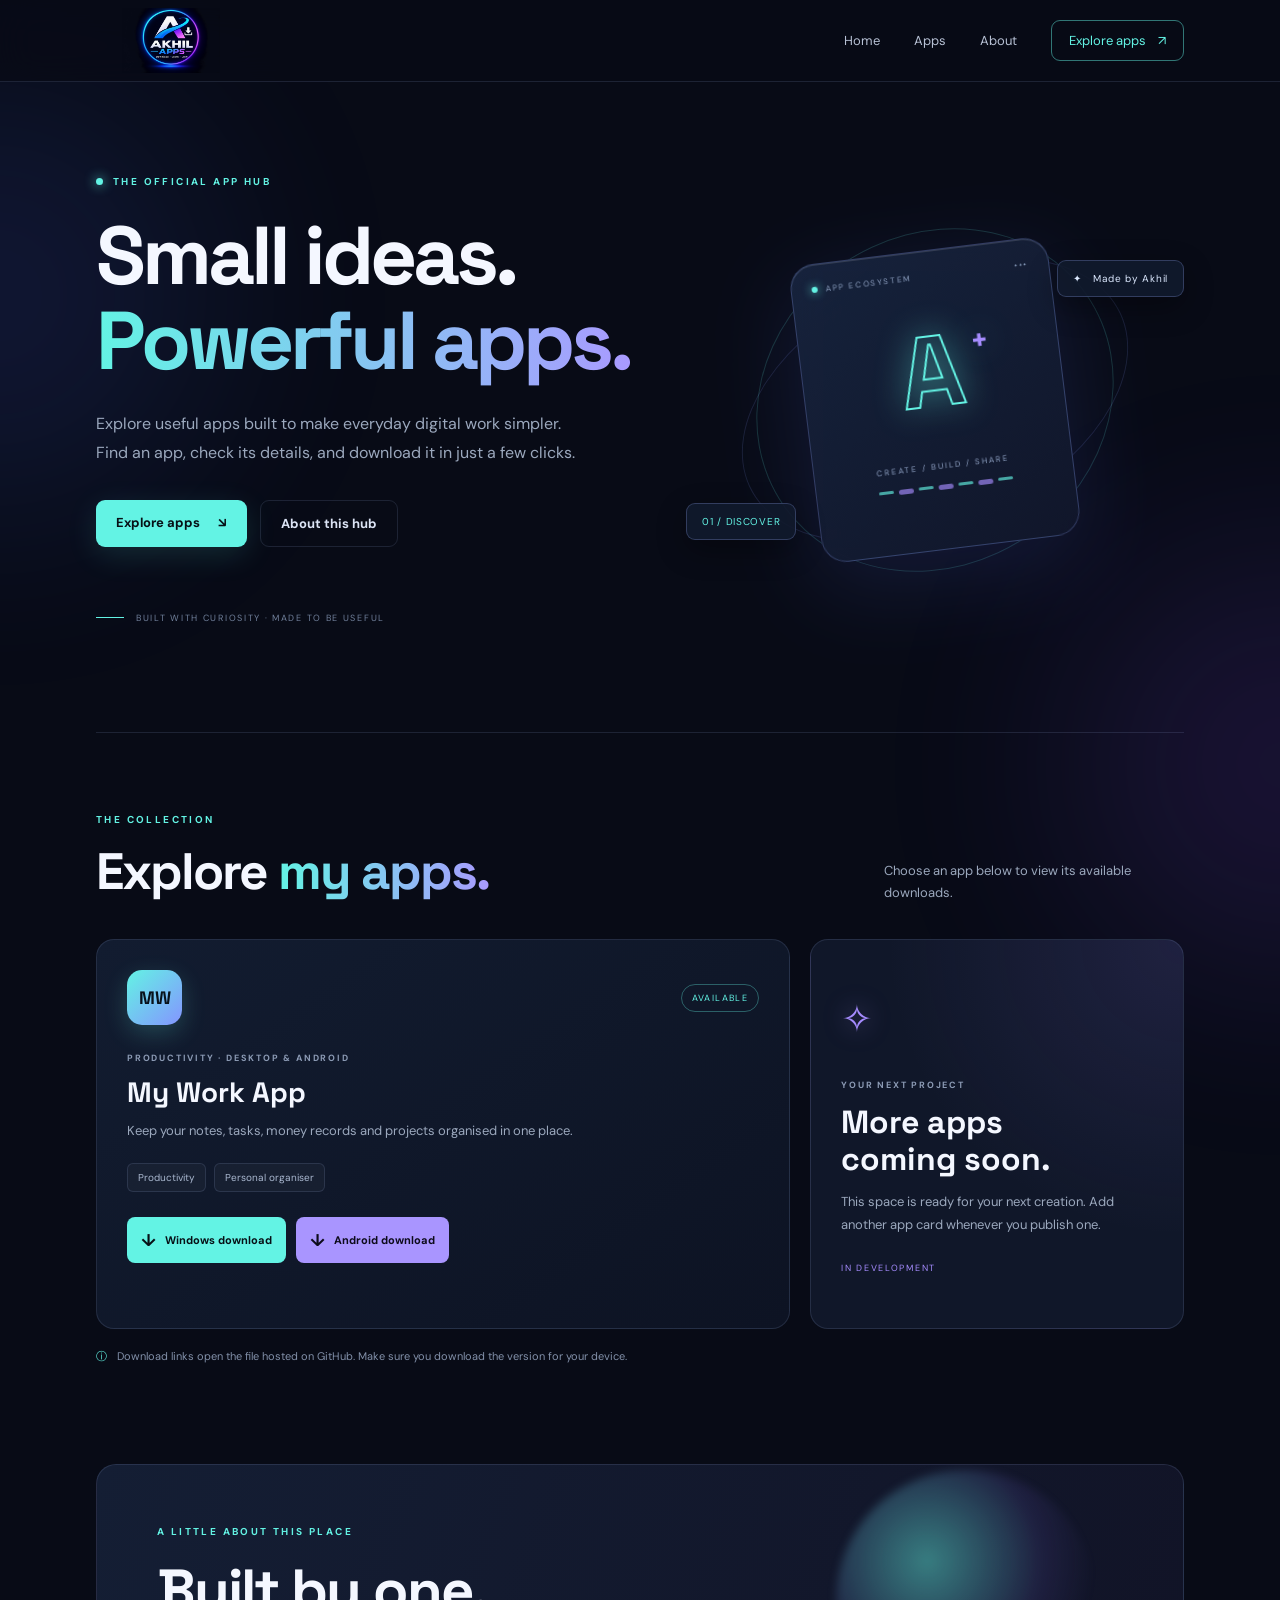
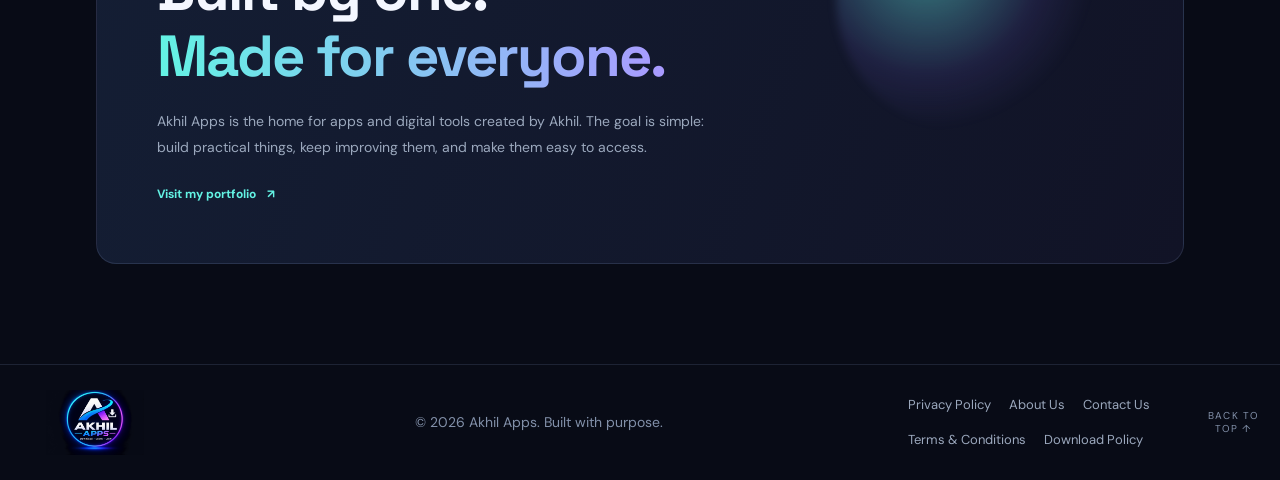
<file: index.html>
<!DOCTYPE html>
<html lang="en">

<head>
  <meta charset="UTF-8">
  <meta name="viewport" content="width=device-width, initial-scale=1.0">
  <meta name="description" content="Discover and download useful apps created by Akhil.">
  <meta name="theme-color" content="#080b16">
  <link rel="icon" type="image/png" href="akhil-apps-logo.png">

  <title>Akhil Apps | Apps made with purpose</title>
  <link rel="stylesheet" href="style.css">
  <link rel="preconnect" href="https://fonts.googleapis.com">
  <link rel="preconnect" href="https://fonts.gstatic.com" crossorigin>
  <link
    href="https://fonts.googleapis.com/css2?family=DM+Sans:wght@400;500;600;700&family=Space+Grotesk:wght@400;500;600;700&display=swap"
    rel="stylesheet">
</head>

<body>
  <div class="ambient ambient-one"></div>
  <div class="ambient ambient-two"></div>
  <header class="topbar">

    <a class="brand" href="#home">
      <img src="akhil-apps-logo.png" alt="Akhil Apps Logo" class="logo-image">
    </a>
    <button class="menu-toggle" id="menuToggle" aria-label="Open navigation" aria-expanded="false">☰</button>
    <nav id="navLinks">
      <a href="#home">Home</a><a href="#apps">Apps</a><a href="#about">About</a>
      <a class="nav-cta" href="#apps">Explore apps <span>↗</span></a>
    </nav>
  </header>

  <main>
    <section class="hero section-wrap" id="home">
      <div class="hero-copy">
        <div class="eyebrow"><span class="pulse"></span> THE OFFICIAL APP HUB</div>
        <h1>Small ideas.<br><span>Powerful apps.</span></h1>
        <p class="hero-text">Explore useful apps built to make everyday digital work simpler. Find an app, check its
          details, and download it in just a few clicks.</p>
        <div class="hero-actions"><a class="button primary" href="#apps">Explore apps <span>↘</span></a><a
            class="button secondary" href="#about">About this hub</a></div>
        <div class="hero-note"><span class="note-line"></span> BUILT WITH CURIOSITY · MADE TO BE USEFUL</div>
      </div>
      <div class="hero-art" aria-label="Abstract glowing app interface illustration">
        <div class="orbit orbit-a"></div>
        <div class="orbit orbit-b"></div>
        <div class="core-card">
          <div class="core-top"><span class="tiny-dot"></span><span>APP ECOSYSTEM</span><span
              class="core-menu">•••</span></div>
          <div class="core-symbol">A<span>+</span></div>
          <div class="core-label">CREATE / BUILD / SHARE</div>
          <div class="core-bars"><i></i><i></i><i></i><i></i><i></i><i></i><i></i></div>
        </div>
        <div class="float-chip chip-one">✦ &nbsp; Made by Akhil</div>
        <div class="float-chip chip-two">01 / DISCOVER</div>
      </div>
    </section>

    <section class="apps-section section-wrap" id="apps">
      <div class="section-heading">
        <div>
          <div class="eyebrow">THE COLLECTION</div>
          <h2>Explore <span>my apps.</span></h2>
        </div>
        <p>Choose an app below to view its available downloads.</p>
      </div>
      <div class="app-grid" id="appGrid">
        <article class="app-card featured">
          <div class="app-card-top">
            <div class="app-icon">MW</div><span class="app-status">AVAILABLE</span>
          </div>
          <div class="app-category">PRODUCTIVITY · DESKTOP & ANDROID</div>
          <h3>My Work App</h3>
          <p>Keep your notes, tasks, money records and projects organised in one place.</p>
          <div class="app-tags"><span>Productivity</span><span>Personal organiser</span></div>
          <div class="download-area">
            <a class="download-button"
              href="https://github.com/kumarakhil1538-commits/my-work-app-downloads/raw/refs/heads/main/myworkapp-tauri_0.1.0_x64-setup.exe"
              target="_blank" rel="noopener"> <span>↓</span> Windows download</a>
            <a class="download-button android"
              href="https://github.com/kumarakhil1538-commits/my-work-app-downloads/raw/refs/heads/main/app-debug%20(4).apk"
              target="_blank" rel="noopener"><span>↓</span> Android download </a>
          </div>
        </article>
        <article class="app-card coming-card">
          <div class="coming-icon">✧</div>
          <div class="app-category">YOUR NEXT PROJECT</div>
          <h3>More apps<br>coming soon.</h3>
          <p>This space is ready for your next creation. Add another app card whenever you publish one.</p>
          <span class="coming-label">IN DEVELOPMENT</span>
        </article>
      </div>
      <p class="download-hint"><span>ⓘ</span> Download links open the file hosted on GitHub. Make sure you download the
        version for your device.</p>
    </section>

    <section class="about-section section-wrap" id="about">
      <div class="about-panel">
        <div class="about-orb"></div>
        <div class="eyebrow">A LITTLE ABOUT THIS PLACE</div>
        <h2>Built by one.<br><span>Made for everyone.</span></h2>
        <p>Akhil Apps is the home for apps and digital tools created by Akhil. The goal is simple: build practical
          things, keep improving them, and make them easy to access.</p><a href="https://akhilweb.online/"
          target="_blank" rel="noopener" class="text-link">Visit my portfolio <span>↗</span></a>
      </div>
    </section>
  </main>

  <footer>
    <a class="brand footer-brand" href="#home">
      <img src="akhil-apps-logo.png" alt="Akhil Apps Logo" class="logo-image">
    </a>

    <p>© <span id="year"></span> Akhil Apps. Built with purpose.</p>

    <div class="footer-links">
      <a href="privacy.html">Privacy Policy</a>
      <a href="about.html">About Us</a>
      <a href="contact.html">Contact Us</a>
      <a href="terms.html">Terms & Conditions</a>
      <a href="download-policy.html">Download Policy</a>
    </div>

    <a href="#home" class="back-top">BACK TO TOP ↑</a>
  </footer>
  <script src="script.js"></script>
</body>

</html>
</file>
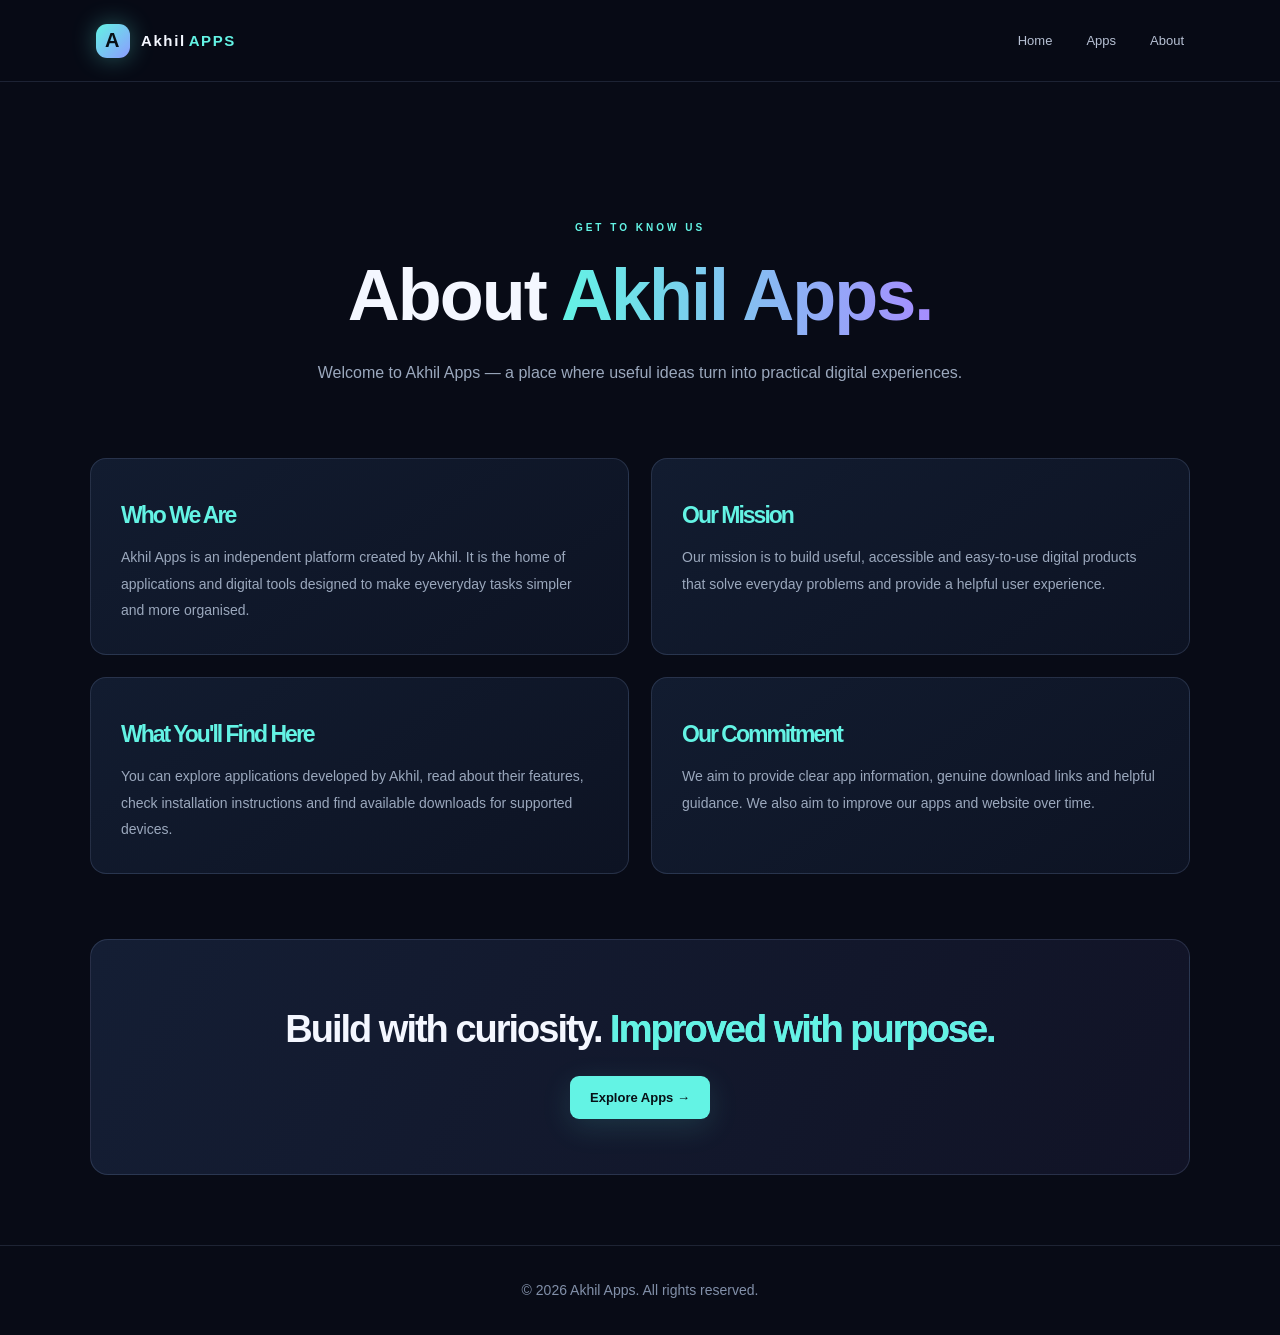
<file: about.html>
<!DOCTYPE html>
<html lang="en">

<head>
    <meta charset="UTF-8">
    <meta name="viewport" content="width=device-width, initial-scale=1.0">
    <meta name="description"
        content="Learn about Akhil Apps, a platform for useful apps and digital tools created by Akhil.">
        <link rel="icon" type="image/png" href="akhil-apps-logo.png">

    <title>About Us | Akhil Apps</title>
    <link rel="stylesheet" href="style.css">
</head>

<body>

    <header class="topbar">
        <a href="index.html" class="brand">
            <span class="brand-mark">A</span>
            <span>Akhil<span class="brand-accent">APPS</span></span>
        </a>

        <nav>
            <a href="index.html">Home</a>
            <a href="index.html#apps">Apps</a>
            <a href="about.html">About</a>
        </nav>
    </header>

    <main class="about-page">

        <section class="about-hero">
            <div class="eyebrow">GET TO KNOW US</div>

            <h1>About <span>Akhil Apps.</span></h1>

            <p>
                Welcome to Akhil Apps — a place where useful ideas
                turn into practical digital experiences.
            </p>
        </section>

        <section class="about-content">

            <div class="about-box">
                <h2>Who We Are</h2>

                <p>
                    Akhil Apps is an independent platform created by Akhil.
                    It is the home of applications and digital tools
                    designed to make eyeveryday tasks simpler and more organised.
                </p>
            </div>

            <div class="about-box">
                <h2>Our Mission</h2>

                <p>
                    Our mission is to build useful, accessible and
                    easy-to-use digital products that solve everyday
                    problems and provide a helpful user experience.
                </p>
            </div>

            <div class="about-box">
                <h2>What You'll Find Here</h2>

                <p>
                    You can explore applications developed by Akhil,
                    read about their features, check installation
                    instructions and find available downloads for
                    supported devices.
                </p>
            </div>

            <div class="about-box">
                <h2>Our Commitment</h2>

                <p>
                    We aim to provide clear app information, genuine
                    download links and helpful guidance. We also aim
                    to improve our apps and website over time.
                </p>
            </div>

        </section>

        <section class="about-footer">
            <h2>Build with curiosity. <span>Improved with purpose.</span></h2>

            <a href="index.html#apps" class="button primary">
                Explore Apps →
            </a>
        </section>


    </main>

    <footer>
         <p>© <span id="year"></span> Akhil Apps. All rights reserved.</p>
    </footer>

    <script>
        document.getElementById("year").textContent =
            new Date().getFullYear();
    </script>
</body>
</html>
</file>
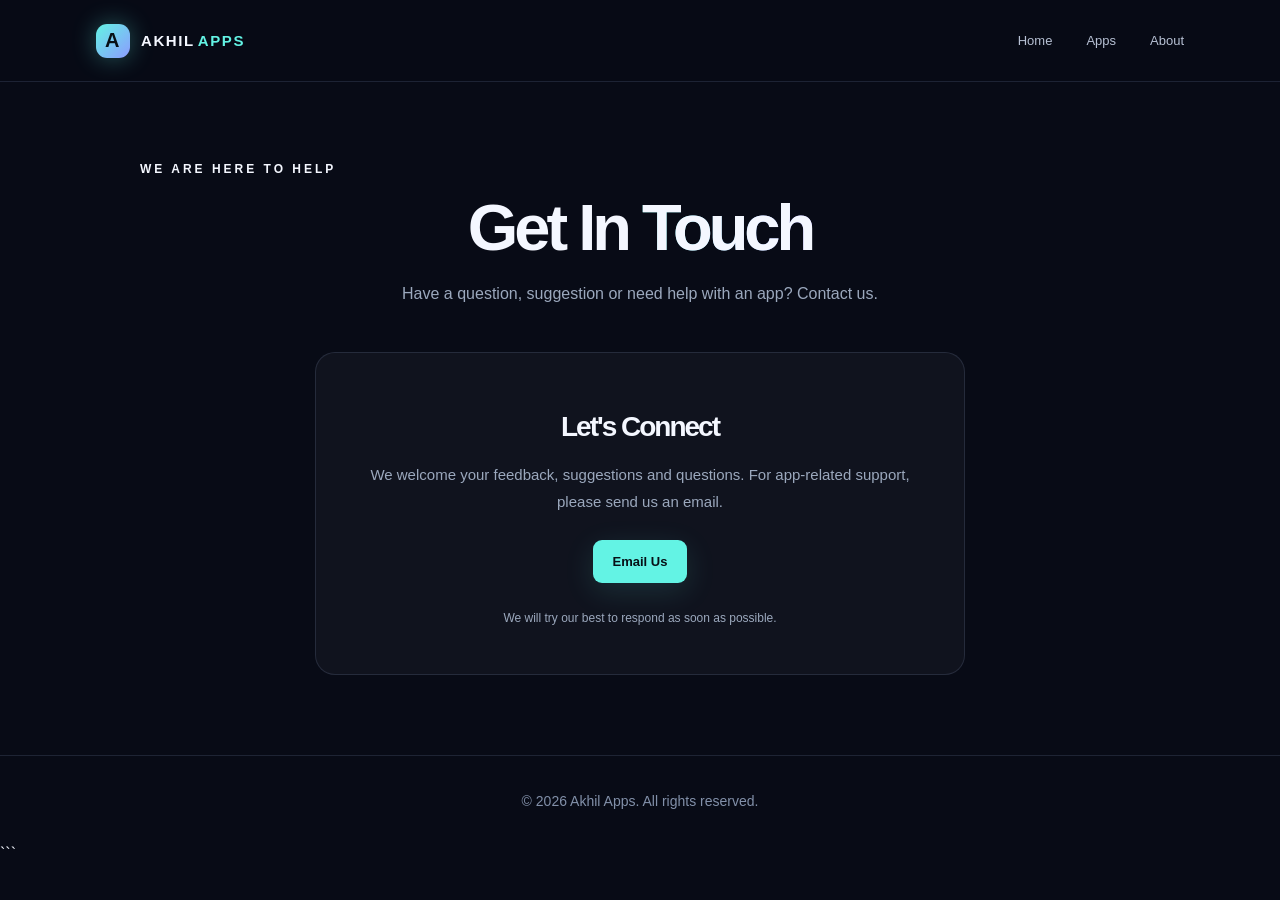
<file: contact.html>
<!DOCTYPE html>
<html lang="en">
<head>
    <meta charset="UTF-8">
    <meta name="viewport" content="width=device-width, initial-scale=1.0">
    <link rel="icon" type="image/png" href="images/akhil-apps-logo.png">
    <title>Contact Us | Akhil Apps</title>
    <meta name="description" content="Contact Akhil Apps for support, feedback, suggestions and app-related questions.">
    <link rel="stylesheet" href="style.css">
</head>

<body>

    <header class="topbar">
        <a href="index.html" class="brand">
            <span class="brand-mark">A</span>
            <span>AKHIL<span class="brand-accent">APPS</span></span>
        </a>

        <nav>
            <a href="index.html">Home</a>
            <a href="index.html#apps">Apps</a>
            <a href="about.html">About</a>
        </nav>
    </header>

    <main class="contact-page">

        <section class="contact-hero">
            <span class="eyebrow">WE ARE HERE TO HELP</span>
            <h1>Get In <span>Touch</span></h1>
            <p>Have a question, suggestion or need help with an app? Contact us.</p>
        </section>

        <section class="contact-card">

            <h2>Let's Connect</h2>

            <p>
                We welcome your feedback, suggestions and questions.
                For app-related support, please send us an email.
            </p>

            <a href="mailto:kumarakhil1538@gmail.com" class="button primary">
                Email Us
            </a>

            <p class="contact-note">
                We will try our best to respond as soon as possible.
            </p>

        </section>

    </main>

    <footer>
        <p>© <span id="year"></span> Akhil Apps. All rights reserved.</p>
    </footer>

    <script>
        document.getElementById("year").textContent = new Date().getFullYear();
    </script>

</body>
</html>
```
</file>
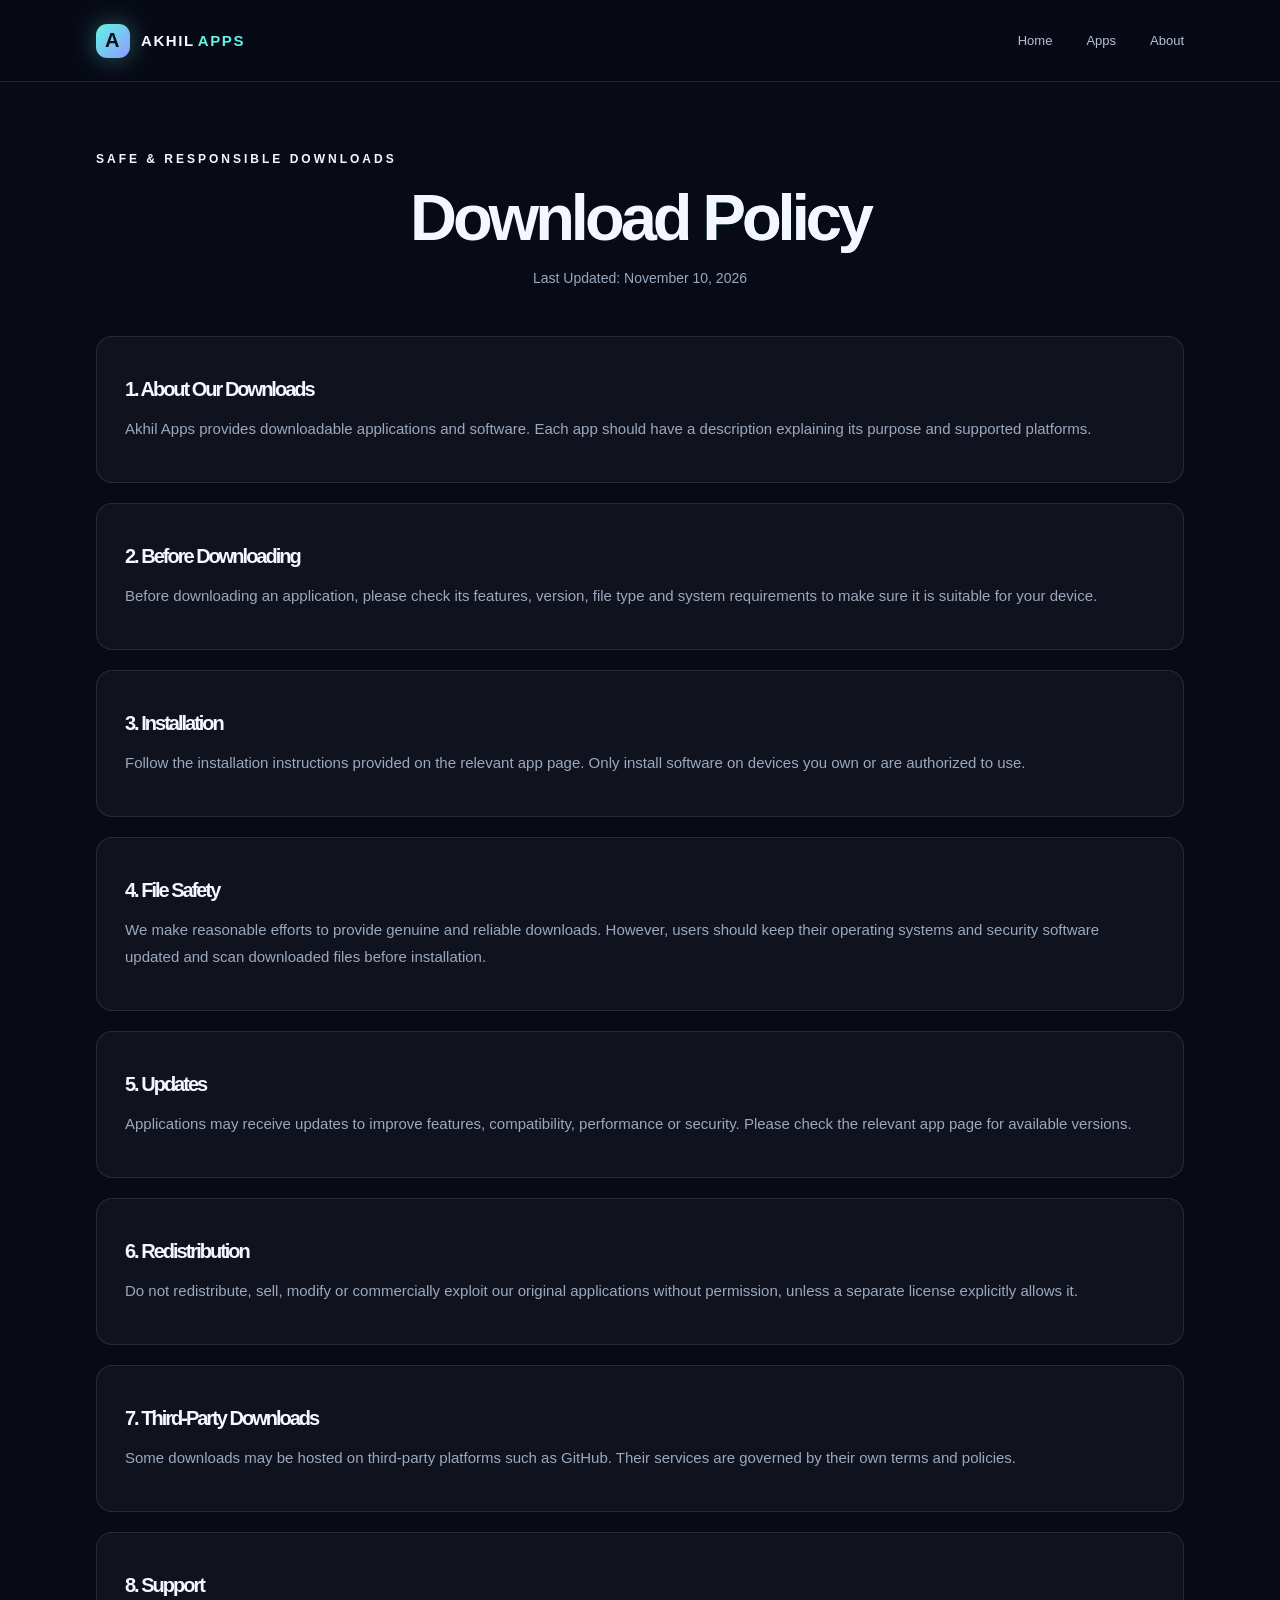
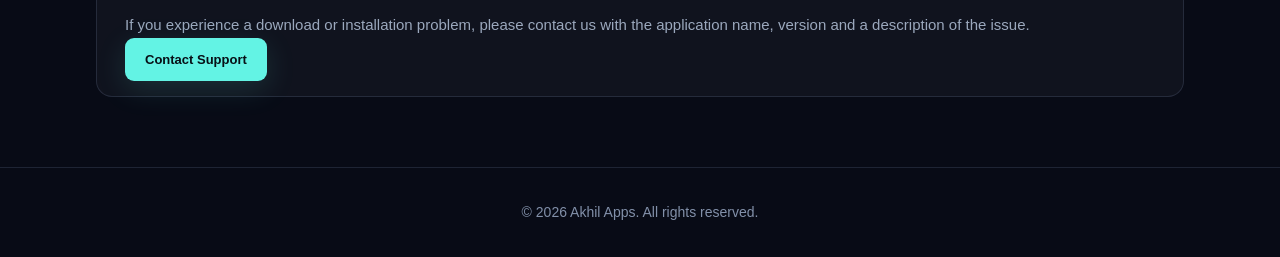
<file: download-policy.html>
<!DOCTYPE html>
<html lang="en">

<head>
    <meta charset="UTF-8">
    <meta name="viewport" content="width=device-width, initial-scale=1.0">

    <link rel="icon" type="image/png" href="images/akhil-apps-logo.png">

    <title>Download Policy | Akhil Apps</title>

    <meta name="description"
        content="Read the download policy and safety guidelines for downloading applications from Akhil Apps.">

    <link rel="stylesheet" href="style.css">
</head>

<body>

    <header class="topbar">
        <a href="index.html" class="brand">
            <span class="brand-mark">A</span>
            <span>AKHIL<span class="brand-accent">APPS</span></span>
        </a>

        <nav>
            <a href="index.html">Home</a>
            <a href="index.html#apps">Apps</a>
            <a href="about.html">About</a>
        </nav>
    </header>

    <main class="download-policy-page">

        <section class="download-policy-hero">
            <span class="eyebrow">SAFE & RESPONSIBLE DOWNLOADS</span>
            <h1>Download <span>Policy</span></h1>
            <p>Last Updated: November 10, 2026</p>
        </section>

        <section class="download-policy-content">

            <div class="download-policy-box">
                <h2>1. About Our Downloads</h2>
                <p>Akhil Apps provides downloadable applications and software. Each app should have a description
                    explaining its purpose and supported platforms.</p>
            </div>

            <div class="download-policy-box">
                <h2>2. Before Downloading</h2>
                <p>Before downloading an application, please check its features, version, file type and system
                    requirements to make sure it is suitable for your device.</p>
            </div>

            <div class="download-policy-box">
                <h2>3. Installation</h2>
                <p>Follow the installation instructions provided on the relevant app page. Only install software on
                    devices you own or are authorized to use.</p>
            </div>

            <div class="download-policy-box">
                <h2>4. File Safety</h2>
                <p>We make reasonable efforts to provide genuine and reliable downloads. However, users should keep
                    their operating systems and security software updated and scan downloaded files before installation.
                </p>
            </div>

            <div class="download-policy-box">
                <h2>5. Updates</h2>
                <p>Applications may receive updates to improve features, compatibility, performance or security. Please
                    check the relevant app page for available versions.</p>
            </div>

            <div class="download-policy-box">
                <h2>6. Redistribution</h2>
                <p>Do not redistribute, sell, modify or commercially exploit our original applications without
                    permission, unless a separate license explicitly allows it.</p>
            </div>

            <div class="download-policy-box">
                <h2>7. Third-Party Downloads</h2>
                <p>Some downloads may be hosted on third-party platforms such as GitHub. Their services are governed by
                    their own terms and policies.</p>
            </div>

            <div class="download-policy-box">
                <h2>8. Support</h2>
                <p>If you experience a download or installation problem, please contact us with the application name,
                    version and a description of the issue.</p>
                <a href="contact.html" class="button primary">Contact Support</a>
            </div>

        </section>

    </main>

    <footer>
        <p>© <span id="year"></span> Akhil Apps. All rights reserved.</p>
    </footer>

    <script>
        document.getElementById("year").textContent = new Date().getFullYear();
    </script>

</body>

</html>
</file>
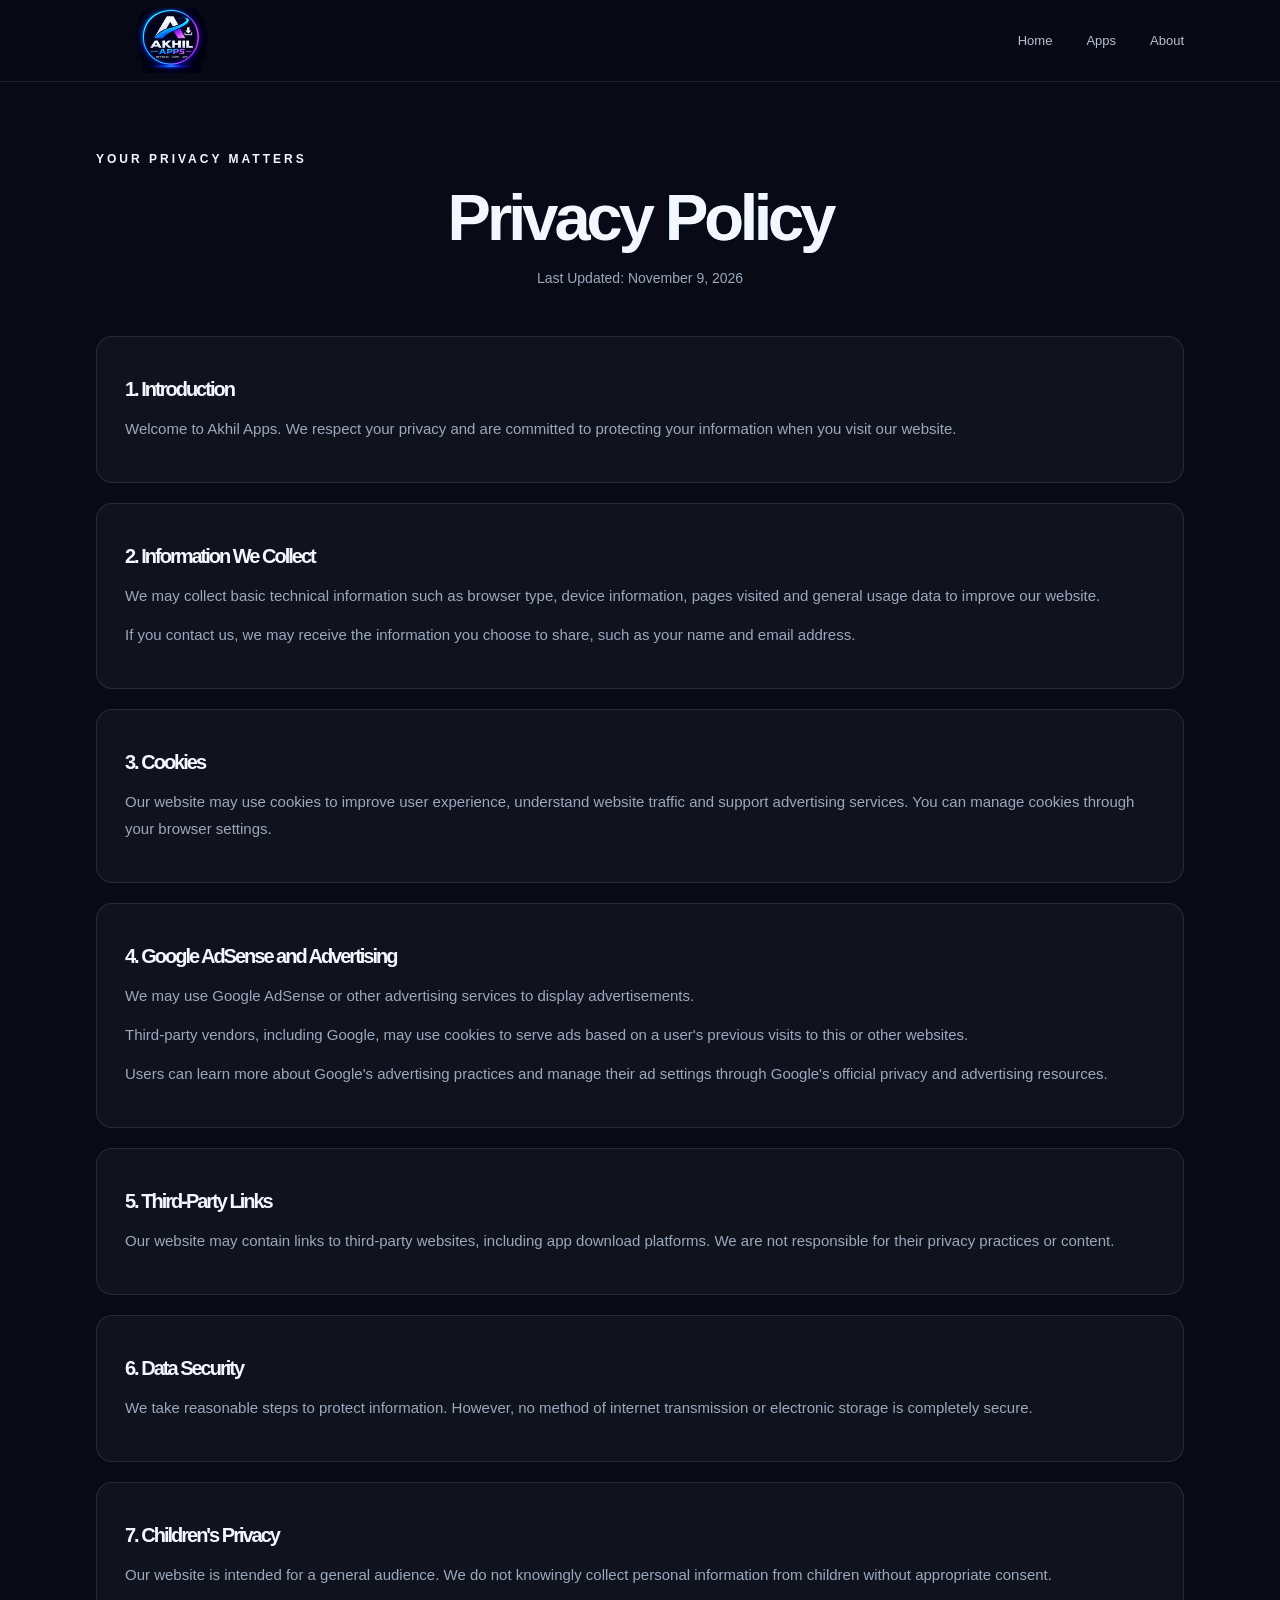
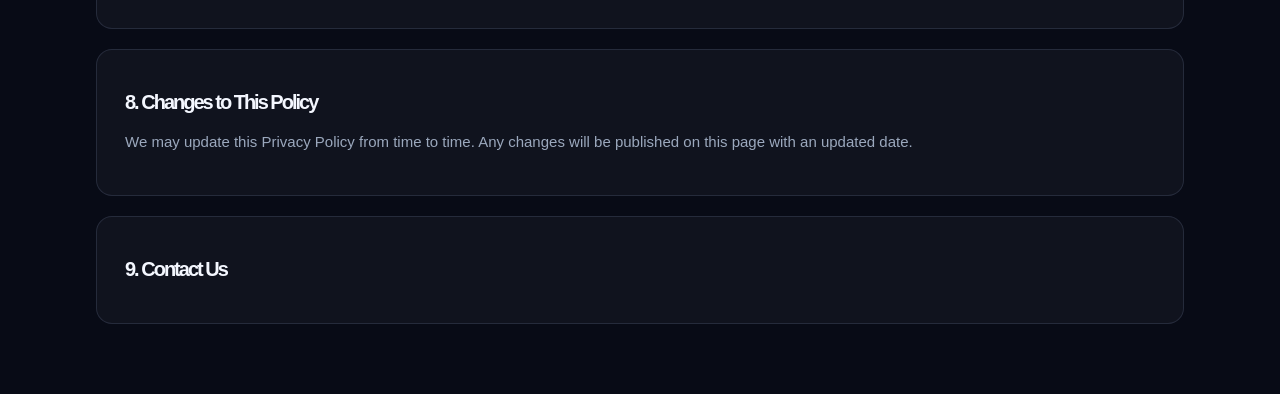
<file: privacy.html>
<!DOCTYPE html>
<html lang="en">

<head>
    <meta charset="UTF-8">
    <meta name="viewport" content="width=device-width, initial-scale=1.0">
    <link rel="icon" type="image/png" href="images/akhil-apps-logo.png">
    <title>Privacy Policy | Akhil Apps</title>
    <meta name="description"
        content="Read the Privacy Policy of Akhil Apps to understand how we handle information and protect your privacy.">
    <link rel="stylesheet" href="style.css">
</head>

<body>

    <header class="topbar">
        <a href="index.html" class="brand">
            <img src="akhil-apps-logo.png" alt="Akhil Apps Logo" class="logo-image">
        </a>

        <nav>
            <a href="index.html">Home</a>
            <a href="index.html#apps">Apps</a>
            <a href="about.html">About</a>
        </nav>
    </header>

    <main class="privacy-page">

        <section class="privacy-hero">
            <span class="eyebrow">YOUR PRIVACY MATTERS</span>
            <h1>Privacy <span>Policy</span></h1>
            <p>Last Updated: November 9, 2026</p>
        </section>

        <section class="privacy-content">

            <div class="privacy-box">
                <h2>1. Introduction</h2>
                <p>Welcome to Akhil Apps. We respect your privacy and are committed to protecting your information when
                    you visit our website.</p>
            </div>

            <div class="privacy-box">
                <h2>2. Information We Collect</h2>
                <p>We may collect basic technical information such as browser type, device information, pages visited
                    and general usage data to improve our website.</p>
                <p>If you contact us, we may receive the information you choose to share, such as your name and email
                    address.</p>
            </div>

            <div class="privacy-box">
                <h2>3. Cookies</h2>
                <p>Our website may use cookies to improve user experience, understand website traffic and support
                    advertising services. You can manage cookies through your browser settings.</p>
            </div>

            <div class="privacy-box">
                <h2>4. Google AdSense and Advertising</h2>
                <p>We may use Google AdSense or other advertising services to display advertisements.</p>
                <p>Third-party vendors, including Google, may use cookies to serve ads based on a user's previous visits
                    to this or other websites.</p>
                <p>Users can learn more about Google's advertising practices and manage their ad settings through
                    Google's official privacy and advertising resources.</p>
            </div>

            <div class="privacy-box">
                <h2>5. Third-Party Links</h2>
                <p>Our website may contain links to third-party websites, including app download platforms. We are not
                    responsible for their privacy practices or content.</p>
            </div>

            <div class="privacy-box">
                <h2>6. Data Security</h2>
                <p>We take reasonable steps to protect information. However, no method of internet transmission or
                    electronic storage is completely secure.</p>
            </div>

            <div class="privacy-box">
                <h2>7. Children's Privacy</h2>
                <p>Our website is intended for a general audience. We do not knowingly collect personal information from
                    children without appropriate consent.</p>
            </div>

            <div class="privacy-box">
                <h2>8. Changes to This Policy</h2>
                <p>We may update this Privacy Policy from time to time. Any changes will be published on this page with
                    an updated date.</p>
            </div>

            <div class="privacy-box">
                <h2>9. Contact Us</h2>
</file>
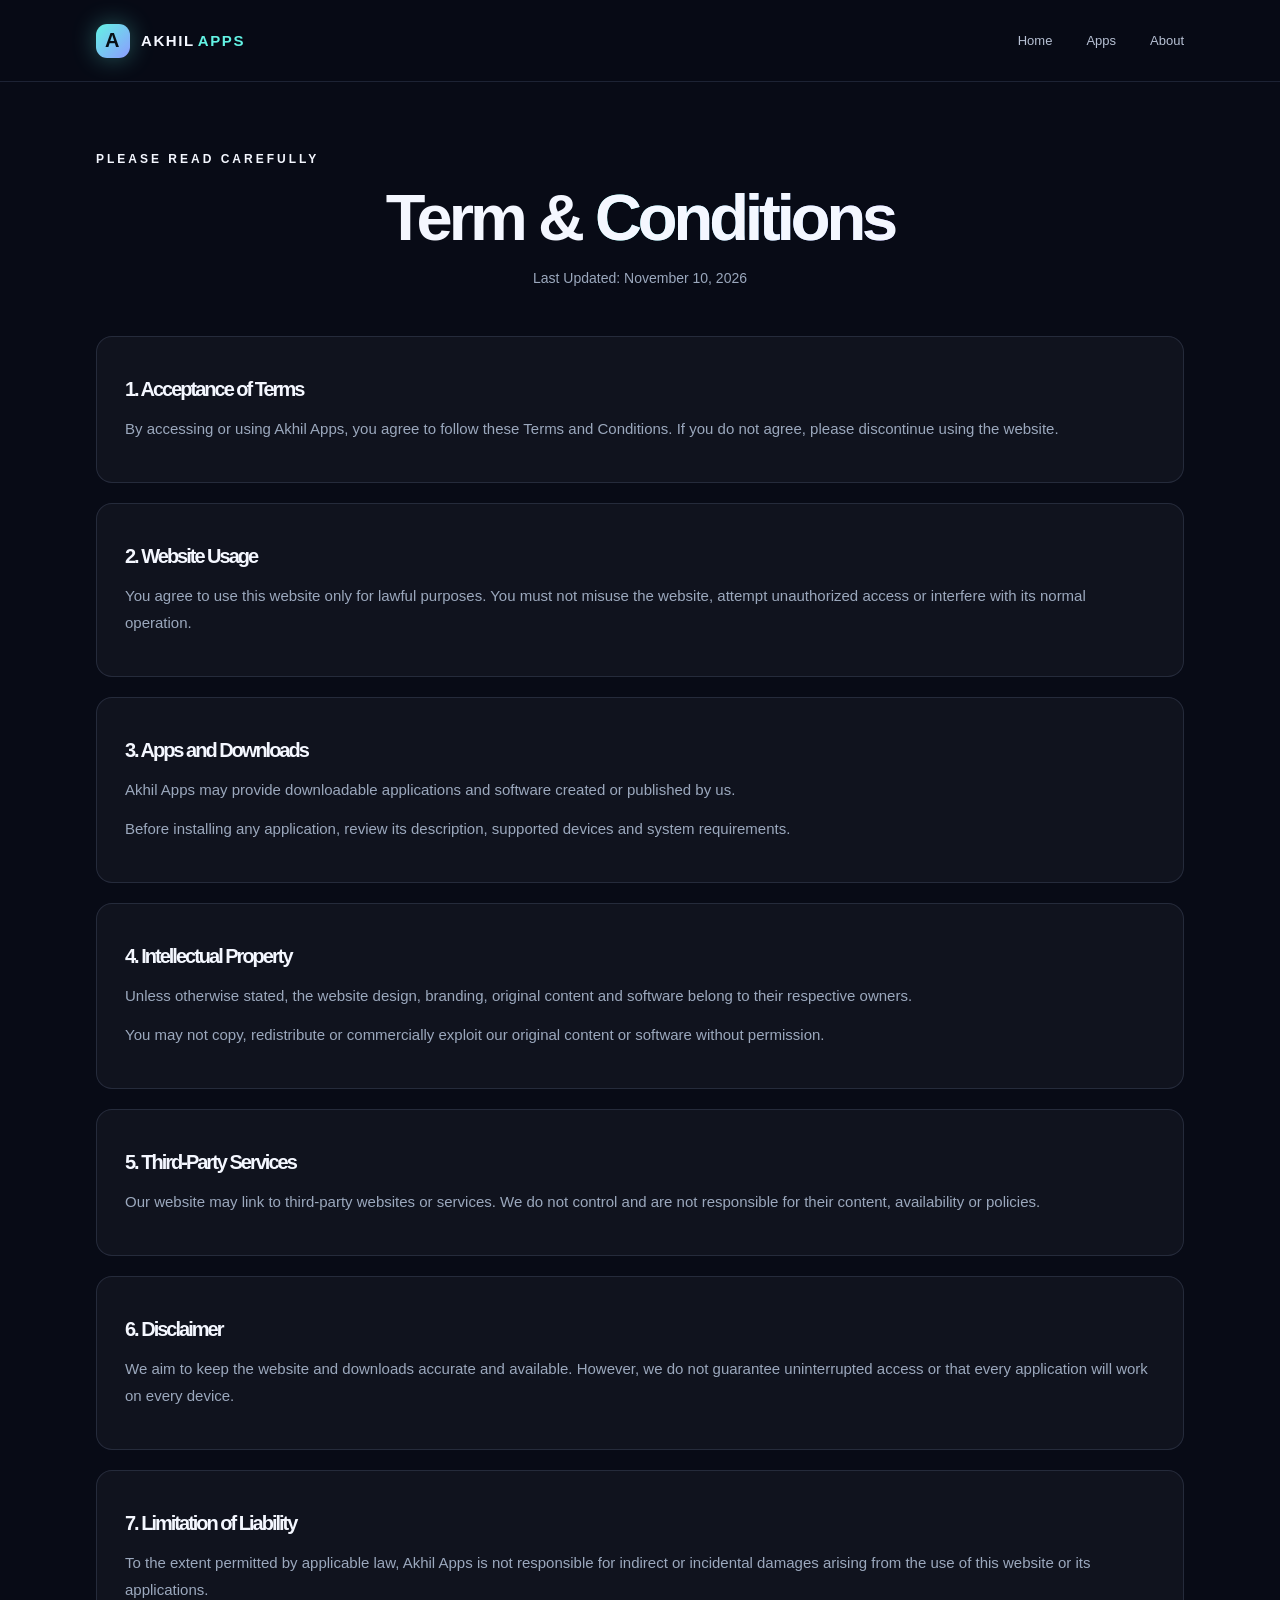
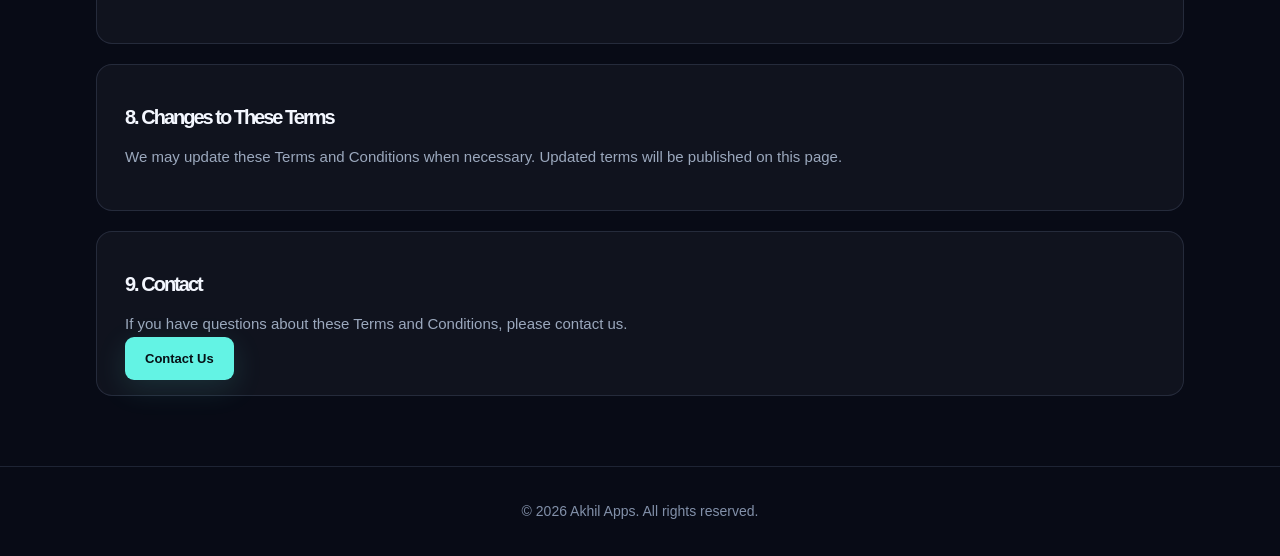
<file: terms.html>
<!DOCTYPE html>
<html lang="en">

<head>
    <meta charset="UTF-8">
    <meta name="viewport" content="width=device-width, initial-scale=1.0">

    <link rel="icon" type="image/png" href="images/akhil-apps-logo.png">

    <title>Terms & Conditions | Akhil Apps</title>

    <meta name="description"
        content="Read the Term and Conditions for using Akhil Apps. its applications and downloadable software.">

    <link rel="stylesheet" href="style.css">
</head>

<body>

    <header class="topbar">
        <a href="index.html" class="brand">
            <span class="brand-mark">A</span>
            <span>AKHIL<span class="brand-accent">APPS</span></span>
        </a>

        <nav>
            <a href="index.html">Home</a>
            <a href="index.html#apps">Apps</a>
            <a href="about.html">About</a>
        </nav>
    </header>

    <main class="terms-page">

        <section class="terms-hero">
            <span class="eyebrow">PLEASE READ CAREFULLY</span>
            <h1>Term & <span>Conditions</span></h1>
            <p>Last Updated: November 10, 2026</p>
        </section>

        <section class="terms-content">

            <div class="terms-box">
                <h2>1. Acceptance of Terms</h2>
                <p>By accessing or using Akhil Apps, you agree to follow these Terms and Conditions. If you do not
                    agree, please discontinue using the website.</p>
            </div>

            <div class="terms-box">
                <h2>2. Website Usage</h2>
                <p>You agree to use this website only for lawful purposes. You must not misuse the website, attempt
                    unauthorized access or interfere with its normal operation.</p>
            </div>

            <div class="terms-box">
                <h2>3. Apps and Downloads</h2>
                <p>Akhil Apps may provide downloadable applications and software created or published by us.</p>
                <p>Before installing any application, review its description, supported devices and system requirements.
                </p>
            </div>

            <div class="terms-box">
                <h2>4. Intellectual Property</h2>
                <p>Unless otherwise stated, the website design, branding, original content and software belong to their
                    respective owners.</p>
                <p>You may not copy, redistribute or commercially exploit our original content or software without
                    permission.</p>
            </div>

            <div class="terms-box">
                <h2>5. Third-Party Services</h2>
                <p>Our website may link to third-party websites or services. We do not control and are not responsible
                    for their content, availability or policies.</p>
            </div>

            <div class="terms-box">
                <h2>6. Disclaimer</h2>
                <p>We aim to keep the website and downloads accurate and available. However, we do not guarantee
                    uninterrupted access or that every application will work on every device.</p>
            </div>

            <div class="terms-box">
                <h2>7. Limitation of Liability</h2>
                <p>To the extent permitted by applicable law, Akhil Apps is not responsible for indirect or incidental
                    damages arising from the use of this website or its applications.</p>
            </div>

            <div class="terms-box">
                <h2>8. Changes to These Terms</h2>
                <p>We may update these Terms and Conditions when necessary. Updated terms will be published on this
                    page.</p>
            </div>

            <div class="terms-box">
                <h2>9. Contact</h2>
                <p>If you have questions about these Terms and Conditions, please contact us.</p>
                <a href="contact.html" class="button primary">Contact Us</a>
            </div>

        </section>

    </main>

    <footer>
        <p>© <span id="year"></span> Akhil Apps. All rights reserved.</p>
    </footer>

    <script>
        document.getElementById("year").textContent = new Date().getFullYear();
    </script>

</body>

</html>
</file>
<file: style.css>
* {
    margin: 0;
    padding: 0;
    box-sizing: border-box
}

:root {
    --bg: #080b16;
    --panel: #101729;
    --text: #f4f7ff;
    --muted: #9ba8bd;
    --cyan: #63f3e4;
    --purple: #a68cff;
    --line: rgba(177, 199, 255, .13)
}

html {
    scroll-behavior: smooth;
    scroll-padding-top: 90px
}

body {
    font-family: 'DM Sans', sans-serif;
    background: var(--bg);
    color: var(--text);
    overflow-x: hidden
}

a {
    color: inherit;
    text-decoration: none
}

.ambient {
    position: fixed;
    width: 430px;
    height: 430px;
    border-radius: 50%;
    filter: blur(110px);
    opacity: .13;
    pointer-events: none;
    z-index: -1
}

.ambient-one {
    background: #4a6dff;
    top: 80px;
    left: -220px
}

.ambient-two {
    background: #8d4dff;
    right: -220px;
    top: 550px
}

.topbar {
    height: 82px;
    display: flex;
    align-items: center;
    justify-content: space-between;
    padding: 0 7.5%;
    border-bottom: 1px solid var(--line);
    background: rgba(8, 11, 22, .78);
    backdrop-filter: blur(18px);
    position: sticky;
    top: 0;
    z-index: 20
}

.brand {
    display: flex;
    align-items: center;
    gap: 11px;
    font-family: 'Space Grotesk', sans-serif;
    font-weight: 700;
    letter-spacing: 1.6px;
    font-size: 15px
}

.brand-mark {
    width: 34px;
    height: 34px;
    border-radius: 11px;
    display: grid;
    place-items: center;
    color: #071016;
    background: linear-gradient(135deg, var(--cyan), #8c9bff);
    font-size: 20px;
    box-shadow: 0 0 25px #63f3e455
}

.brand-accent {
    color: var(--cyan);
    margin-left: 3px
}

nav {
    display: flex;
    align-items: center;
    gap: 34px;
    color: #b7c1d4;
    font-size: 13px
}

nav a:hover,
.text-link:hover {
    color: var(--cyan)
}

.nav-cta {
    padding: 11px 17px;
    border: 1px solid #63f3e477;
    border-radius: 9px;
    color: var(--cyan)
}

.nav-cta span {
    margin-left: 9px
}

.menu-toggle {
    display: none;
    background: none;
    color: white;
    border: 0;
    font-size: 25px
}

.section-wrap {
    width: min(1120px, 85%);
    margin: auto
}

.hero {
    min-height: 650px;
    display: grid;
    grid-template-columns: 1.05fr .95fr;
    align-items: center;
    gap: 40px;
    padding-top: 60px;
    padding-bottom: 75px
}

.eyebrow {
    font-size: 10px;
    letter-spacing: 2.4px;
    color: var(--cyan);
    font-weight: 700;
    display: flex;
    align-items: center;
    gap: 10px
}

.pulse {
    width: 7px;
    height: 7px;
    border-radius: 50%;
    background: var(--cyan);
    box-shadow: 0 0 12px var(--cyan)
}

h1,
h2,
h3 {
    font-family: 'Space Grotesk', sans-serif
}

h1 {
    font-size: clamp(52px, 6.5vw, 82px);
    line-height: 1.04;
    letter-spacing: -4px;
    margin: 25px 0
}

h1 span,
h2 span {
    background: linear-gradient(90deg, var(--cyan), #a99aff);
    -webkit-background-clip: text;
    background-clip: text;
    color: transparent
}

.hero-text {
    max-width: 490px;
    color: var(--muted);
    font-size: 16px;
    line-height: 1.85
}

.hero-actions {
    display: flex;
    gap: 13px;
    margin-top: 32px;
    flex-wrap: wrap
}

.button {
    padding: 14px 20px;
    border-radius: 9px;
    font-size: 13px;
    font-weight: 700;
    transition: .25s
}

.primary {
    background: var(--cyan);
    color: #071016;
    box-shadow: 0 8px 30px #63f3e422
}

.primary:hover {
    transform: translateY(-3px);
    box-shadow: 0 12px 35px #63f3e455
}

.primary span {
    margin-left: 15px
}

.secondary {
    border: 1px solid var(--line);
    color: #dce4f5
}

.secondary:hover {
    border-color: var(--cyan);
    color: var(--cyan)
}

.hero-note {
    font-size: 9px;
    letter-spacing: 1.7px;
    color: #71809b;
    margin-top: 65px;
    display: flex;
    align-items: center;
    gap: 12px
}

.note-line {
    width: 28px;
    height: 1px;
    background: var(--cyan)
}

.hero-art {
    height: 430px;
    display: grid;
    place-items: center;
    position: relative
}

.orbit {
    position: absolute;
    border: 1px solid #8b9fff25;
    border-radius: 50%;
    transform: rotate(-25deg)
}

.orbit-a {
    width: 410px;
    height: 250px;
    animation: spin 18s linear infinite
}

.orbit-b {
    width: 330px;
    height: 370px;
    transform: rotate(55deg);
    border-color: #63f3e42b;
    animation: spin 24s linear infinite reverse
}

@keyframes spin {
    to {
        transform: rotate(335deg)
    }
}

.core-card {
    width: 260px;
    height: 300px;
    border: 1px solid #8da6ff44;
    border-radius: 25px;
    background: linear-gradient(145deg, #172541dd, #11162be8);
    box-shadow: 0 25px 90px #596bff25, inset 0 1px #ffffff20;
    backdrop-filter: blur(15px);
    padding: 20px;
    transform: rotate(-7deg);
    animation: float 5s ease-in-out infinite
}

@keyframes float {
    50% {
        transform: translateY(-13px) rotate(-4deg)
    }
}

.core-top {
    display: flex;
    align-items: center;
    gap: 8px;
    color: #8fa2c2;
    font-size: 8px;
    letter-spacing: 1.6px
}

.tiny-dot {
    width: 6px;
    height: 6px;
    border-radius: 50%;
    background: var(--cyan);
    box-shadow: 0 0 10px var(--cyan)
}

.core-menu {
    margin-left: auto
}

.core-symbol {
    height: 180px;
    display: grid;
    place-items: center;
    font-family: 'Space Grotesk';
    font-size: 100px;
    font-weight: 700;
    color: transparent;
    -webkit-text-stroke: 2px var(--cyan);
    text-shadow: 0 0 35px #63f3e477;
    position: relative
}

.core-symbol span {
    font-size: 30px;
    color: var(--purple);
    -webkit-text-stroke: 0;
    position: absolute;
    top: 45px;
    right: 48px
}

.core-label {
    text-align: center;
    color: #91a5c7;
    font-size: 8px;
    letter-spacing: 2px
}

.core-bars {
    display: flex;
    justify-content: center;
    gap: 5px;
    margin-top: 14px
}

.core-bars i {
    height: 3px;
    width: 15px;
    border-radius: 5px;
    background: var(--cyan);
    opacity: .65
}

.core-bars i:nth-child(2n) {
    background: var(--purple);
    height: 5px
}

.float-chip {
    position: absolute;
    padding: 11px 15px;
    border: 1px solid #9ab0ff40;
    border-radius: 9px;
    background: #111a2ce8;
    color: #dce9ff;
    font-size: 10px;
    letter-spacing: .7px;
    box-shadow: 0 10px 30px #0005
}

.chip-one {
    top: 75px;
    right: 0
}

.chip-two {
    bottom: 75px;
    left: 0;
    color: var(--cyan)
}

.apps-section {
    padding: 80px 0 100px;
    border-top: 1px solid var(--line)
}

.section-heading {
    display: flex;
    justify-content: space-between;
    align-items: end;
    margin-bottom: 35px;
    gap: 20px
}

h2 {
    font-size: clamp(36px, 4vw, 52px);
    letter-spacing: -2px;
    margin-top: 13px
}

.section-heading>p {
    max-width: 300px;
    color: var(--muted);
    font-size: 13px;
    line-height: 1.7
}

.app-grid {
    display: grid;
    grid-template-columns: 1.3fr .7fr;
    gap: 20px
}

.app-card {
    padding: 30px;
    border: 1px solid var(--line);
    border-radius: 18px;
    background: linear-gradient(145deg, #121c30, #0d1323);
    position: relative;
    overflow: hidden;
    transition: .3s
}

.app-card:hover {
    transform: translateY(-5px);
    border-color: #63f3e466;
    box-shadow: 0 20px 50px #0003
}

.app-card-top {
    display: flex;
    justify-content: space-between;
    align-items: center;
    margin-bottom: 27px
}

.app-icon {
    width: 55px;
    height: 55px;
    border-radius: 15px;
    display: grid;
    place-items: center;
    background: linear-gradient(135deg, #63f3e4, #8495ff);
    color: #08121b;
    font-family: 'Space Grotesk';
    font-weight: 700;
    font-size: 18px;
    box-shadow: 0 8px 25px #63f3e433
}

.app-status {
    font-size: 9px;
    letter-spacing: 1.4px;
    color: var(--cyan);
    border: 1px solid #63f3e455;
    padding: 7px 10px;
    border-radius: 20px
}

.app-category {
    font-size: 9px;
    letter-spacing: 1.8px;
    color: #8c9bb5;
    font-weight: 700
}

.app-card h3 {
    font-size: 28px;
    margin: 10px 0
}

.app-card>p {
    color: var(--muted);
    font-size: 13px;
    line-height: 1.75;
    max-width: 500px
}

.app-tags {
    display: flex;
    gap: 8px;
    margin: 20px 0 25px;
    flex-wrap: wrap
}

.app-tags span {
    font-size: 10px;
    color: #aab8d0;
    padding: 7px 10px;
    background: #ffffff08;
    border: 1px solid var(--line);
    border-radius: 6px
}

.download-area {
    display: flex;
    gap: 10px;
    flex-wrap: wrap
}

.download-button {
    display: inline-flex;
    align-items: center;
    gap: 9px;
    padding: 12px 14px;
    border-radius: 8px;
    background: var(--cyan);
    color: #071016;
    font-size: 11px;
    font-weight: 700;
    transition: .2s
}

.download-button:hover {
    transform: translateY(-2px);
    box-shadow: 0 8px 25px #63f3e433
}

.download-button span {
    font-size: 17px
}

.download-button.android {
    background: #a995ff;
    color: #0d0b1b
}

.coming-card {
    display: flex;
    flex-direction: column;
    justify-content: center;
    min-height: 390px;
    background: radial-gradient(circle at 100% 0%, #6c55b52a, transparent 55%), #101729
}

.coming-icon {
    font-size: 38px;
    color: var(--purple);
    margin-bottom: 35px;
    text-shadow: 0 0 25px #a68cff99
}

.coming-card h3 {
    font-size: 32px;
    line-height: 1.15;
    margin: 13px 0
}

.coming-card>p {
    margin-bottom: 25px
}

.coming-label {
    font-size: 9px;
    letter-spacing: 1.7px;
    color: var(--purple)
}

.download-hint {
    font-size: 11px;
    color: #8290a9;
    margin-top: 20px
}

.download-hint span {
    color: var(--cyan);
    margin-right: 7px
}

.about-section {
    padding-bottom: 100px
}

.about-panel {
    position: relative;
    overflow: hidden;
    padding: 60px;
    border: 1px solid var(--line);
    border-radius: 20px;
    background: linear-gradient(110deg, #141e34, #111326)
}

.about-panel h2 {
    font-size: clamp(38px, 5vw, 58px);
    line-height: 1.13;
    margin: 20px 0
}

.about-panel p {
    max-width: 570px;
    color: var(--muted);
    font-size: 14px;
    line-height: 1.85
}

.text-link {
    display: inline-block;
    margin-top: 25px;
    color: var(--cyan);
    font-size: 12px;
    font-weight: 700
}

.text-link span {
    margin-left: 8px
}

.about-orb {
    position: absolute;
    width: 260px;
    height: 260px;
    border-radius: 50%;
    right: 8%;
    top: 5px;
    background: radial-gradient(circle at 35% 35%, #63f3e477, #7061d322 48%, transparent 70%);
    filter: blur(4px);
    pointer-events: none
}

footer {
    min-height: 95px;
    border-top: 1px solid var(--line);
    padding: 25px 7.5%;
    display: flex;
    align-items: center;
    justify-content: space-between;
    gap: 20px
}

footer p,
.back-top {
    font-size: 10px;
    color: #8290a9
}

.back-top {
    letter-spacing: 1.2px
}

@media(max-width:760px) {
    .topbar {
        height: 70px;
        padding: 0 6%
    }

    .menu-toggle {
        display: block
    }

    nav {
        display: none;
        position: absolute;
        top: 69px;
        left: 0;
        right: 0;
        background: #0c1221;
        padding: 22px 6%;
        border-bottom: 1px solid var(--line);
        flex-direction: column;
        align-items: flex-start;
        gap: 22px
    }

    nav.open {
        display: flex
    }

    .section-wrap {
        width: 88%
    }

    .hero {
        grid-template-columns: 1fr;
        padding-top: 75px;
        gap: 10px
    }

    .hero-art {
        height: 360px;
        grid-row: 1
    }

    .hero-copy {
        grid-row: 2
    }

    h1 {
        font-size: 58px;
        letter-spacing: -3px
    }

    .hero-note {
        margin-top: 40px
    }

    .orbit-a {
        width: 330px;
        height: 210px
    }

    .orbit-b {
        width: 270px;
        height: 310px
    }

    .chip-one {
        right: 2%
    }

    .chip-two {
        left: 1%
    }

    .section-heading {
        display: block
    }

    .section-heading>p {
        margin-top: 15px
    }

    .app-grid {
        grid-template-columns: 1fr
    }

    .coming-card {
        min-height: 300px
    }

    .about-panel {
        padding: 38px 27px
    }

    .about-orb {
        right: -90px;
        top: 80px;
        opacity: .55
    }

    footer {
        padding: 25px 6%;
        flex-wrap: wrap
    }

    footer p {
        order: 3;
        width: 100%
    }
}

@media(max-width:420px) {
    h1 {
        font-size: 49px
    }

    .hero-art {
        height: 320px
    }

    .core-card {
        transform: scale(.88) rotate(-7deg)
    }

    .float-chip {
        font-size: 8px
    }

    .app-card {
        padding: 23px
    }

    .download-area {
        flex-direction: column
    }

    .download-button {
        justify-content: center
    }

    .about-panel h2 {
        font-size: 38px
    }
}

/* ABOUT PAGE DESIGN */

.about-page {
    width: min(1100px, 88%);
    margin: auto;
    padding: 70px 0;
}

.about-hero {
    text-align: center;
    padding: 70px 20px;
}

.about-hero .eyebrow {
    justify-content: center;
    color: #63f3e4;
    letter-spacing: 3px;
}

.about-hero h1 {
    font-family: 'Space Grotesk', sans-serif;
    font-size: clamp(42px, 7vw, 72px);
    margin: 25px 0;
    letter-spacing: -2px;
}

.about-hero h1 span {
    background: linear-gradient(90deg, #63f3e4, #a68cff);
    -webkit-background-clip: text;
    background-clip: text;
    color: transparent;
}

.about-hero p {
    max-width: 650px;
    margin: auto;
    color: #9ba8bd;
    line-height: 1.9;
    font-size: 16px;
}

.about-content {
    display: grid;
    grid-template-columns: repeat(2, 1fr);
    gap: 22px;
}

.about-box {
    padding: 30px;
    border: 1px solid rgba(177, 199, 255, 0.15);
    border-radius: 16px;
    background: linear-gradient(145deg, #121c30, #0d1323);
    transition: 0.3s ease;
}

.about-box:hover {
    transform: translateY(-6px);
    border-color: #63f3e4;
    box-shadow: 0 15px 35px #63f3e415;
}

.about-box h2 {
    font-family: 'Space Grotesk', sans-serif;
    font-size: 23px;
    margin-bottom: 15px;
    color: #63f3e4;
}

.about-box p {
    color: #9ba8bd;
    line-height: 1.9;
    font-size: 14px;
}

.about-footer {
    text-align: center;
    margin-top: 65px;
    padding: 55px 20px;
    border-radius: 18px;
    border: 1px solid rgba(177, 199, 255, 0.15);
    background: linear-gradient(120deg, #141e34, #111326);
}

.about-footer h2 {
    font-size: clamp(25px, 4vw, 38px);
    margin-bottom: 25px;
}

.about-footer h2 span {
    color: #63f3e4;
}

.about-footer .button {
    display: inline-block;
}

@media (max-width: 650px) {
    .about-content {
        grid-template-columns: 1fr;
    }

    .about-hero {
        padding: 45px 10px;
    }

    .about-box {
        padding: 24px;
    }

    .about-footer {
        padding: 40px 18px;
    }
}

.about-page footer {
    display: flex;
    justify-content: center;
    align-items: center;
    text-align: center;
    width: 100%;
    min-height: 90px;
    padding: 25px 20px;
}

.about-page footer p {
    width: 100%;
    margin: 0;
    text-align: center;
    font-size: 14px;
    color: var(--muted);
}

footer {
    display: flex !important;
    justify-content: center !important;
    align-items: center !important;
    text-align: center !important;
    width: 100%;
    min-height: 90px;
    padding: 25px 20px;
    box-sizing: border-box;
}

footer p {
    display: block !important;
    width: 100% !important;
    margin: 0 auto !important;
    text-align: center !important;
    font-size: 14px !important;
    line-height: 1.6;
}

/* PRIVACY POLICY PAGE */

.privacy-page {
    width: 85%;
    max-width: 1100px;
    margin: auto;
    padding: 70px 0;
}

.privacy-hero {
    text-align: center;
    margin-bottom: 50px;
}

.privacy-hero .eyebrow {
    color: var(--accent);
    letter-spacing: 3px;
    font-size: 12px;
}

.privacy-hero h1 {
    font-size: clamp(38px, 6vw, 65px);
    margin: 18px 0;
}

.privacy-hero h1 span {
    color: var(--accent);
}

.privacy-hero p {
    color: var(--muted);
    font-size: 14px;
}

.privacy-content {
    display: grid;
    grid-template-columns: 1fr;
    gap: 20px;
}

.privacy-box {
    background: rgba(255, 255, 255, 0.035);
    border: 1px solid var(--line);
    border-radius: 16px;
    padding: 28px;
    transition: 0.3s ease;
}

.privacy-box:hover {
    border-color: var(--accent);
    transform: translateY(-3px);
}

.privacy-box h2 {
    font-size: 20px;
    margin-bottom: 14px;
    color: var(--accent);
}

.privacy-box p {
    color: var(--muted);
    font-size: 15px;
    line-height: 1.8;
    margin-bottom: 12px;
}

@media (max-width: 650px) {
    .privacy-page {
        width: 90%;
        padding: 45px 0;
    }

    .privacy-box {
        padding: 20px;
    }

    .privacy-box h2 {
        font-size: 18px;
    }
}

.footer-links {
    display: flex;
    gap: 18px;
    flex-wrap: wrap;
}

.footer-links a {
    color: var(--muted);
    font-size: 13px;
    text-decoration: none;
    transition: 0.3s;
}

.footer-links a:hover {
    color: var(--accent);
}

/* CONTACT PAGE */

.contact-page {
    width: 85%;
    max-width: 1000px;
    margin: auto;
    padding: 80px 0;
}

.contact-hero {
    text-align: center;
    margin-bottom: 45px;
}

.contact-hero .eyebrow {
    color: var(--accent);
    letter-spacing: 3px;
    font-size: 12px;
}

.contact-hero h1 {
    font-size: clamp(40px, 6vw, 65px);
    margin: 18px 0;
}

.contact-hero h1 span {
    color: var(--accent);
}

.contact-hero p {
    color: var(--muted);
    font-size: 16px;
    line-height: 1.7;
}

.contact-card {
    max-width: 650px;
    margin: auto;
    padding: 45px 35px;
    text-align: center;
    background: rgba(255, 255, 255, 0.035);
    border: 1px solid var(--line);
    border-radius: 20px;
    transition: 0.3s ease;
}

.contact-card:hover {
    border-color: var(--accent);
    transform: translateY(-4px);
}

.contact-card h2 {
    font-size: 28px;
    margin-bottom: 18px;
    color: var(--accent);
}

.contact-card p {
    color: var(--muted);
    font-size: 15px;
    line-height: 1.8;
    margin-bottom: 25px;
}

.contact-card .button {
    display: inline-flex;
    justify-content: center;
    align-items: center;
    text-decoration: none;
}

.contact-card .contact-note {
    font-size: 12px;
    margin-top: 25px;
    margin-bottom: 0;
}

@media (max-width: 650px) {
    .contact-page {
        width: 90%;
        padding: 50px 0;
    }

    .contact-card {
        padding: 30px 20px;
    }
}

/* TERMS & CONDITIONS PAGE */

.terms-page {
    width: 85%;
    max-width: 1100px;
    margin: auto;
    padding: 70px 0;
}

.terms-hero {
    text-align: center;
    margin-bottom: 50px;
}

.terms-hero .eyebrow {
    color: var(--accent);
    letter-spacing: 3px;
    font-size: 12px;
}

.terms-hero h1 {
    font-size: clamp(38px, 6vw, 65px);
    margin: 18px 0;
}

.terms-hero h1 span {
    color: var(--accent);
}

.terms-hero p {
    color: var(--muted);
    font-size: 14px;
}

.terms-content {
    display: grid;
    grid-template-columns: 1fr;
    gap: 20px;
}

.terms-box {
    background: rgba(255, 255, 255, 0.035);
    border: 1px solid var(--line);
    border-radius: 16px;
    padding: 28px;
    transition: 0.3s ease;
}

.terms-box:hover {
    border-color: var(--accent);
    transform: translateY(-3px);
}

.terms-box h2 {
    font-size: 20px;
    margin-bottom: 14px;
    color: var(--accent);
}

.terms-box p {
    color: var(--muted);
    font-size: 15px;
    line-height: 1.8;
    margin-bottom: 12px;
}

@media (max-width: 650px) {
    .terms-page {
        width: 90%;
        padding: 45px 0;
    }

    .terms-box {
        padding: 20px;
    }

    .terms-box h2 {
        font-size: 18px;
    }
}

/* DOWNLOAD POLICY PAGE */

.download-policy-page {
    width: 85%;
    max-width: 1100px;
    margin: auto;
    padding: 70px 0;
}

.download-policy-hero {
    text-align: center;
    margin-bottom: 50px;
}

.download-policy-hero .eyebrow {
    color: var(--accent);
    letter-spacing: 3px;
    font-size: 12px;
}

.download-policy-hero h1 {
    font-size: clamp(38px, 6vw, 65px);
    margin: 18px 0;
}

.download-policy-hero h1 span {
    color: var(--accent);
}

.download-policy-hero p {
    color: var(--muted);
    font-size: 14px;
}

.download-policy-content {
    display: grid;
    grid-template-columns: 1fr;
    gap: 20px;
}

.download-policy-box {
    background: rgba(255, 255, 255, 0.035);
    border: 1px solid var(--line);
    border-radius: 16px;
    padding: 28px;
    transition: 0.3s ease;
}

.download-policy-box:hover {
    border-color: var(--accent);
    transform: translateY(-3px);
}

.download-policy-box h2 {
    font-size: 20px;
    margin-bottom: 14px;
    color: var(--accent);
}

.download-policy-box p {
    color: var(--muted);
    font-size: 15px;
    line-height: 1.8;
    margin-bottom: 12px;
}

@media (max-width: 650px) {
    .download-policy-page {
        width: 90%;
        padding: 45px 0;
    }

    .download-policy-box {
        padding: 20px;
    }

    .download-policy-box h2 {
        font-size: 18px;
    }
}

/* AKHIL APPS LOGO */

.logo-image {
    width: 150px;
    height: 65px;
    object-fit: contain;
    display: block;
}

/* Mobile Logo */

@media (max-width: 600px) {
    .logo-image {
        width: 115px;
        height: 55px;
    }
}
</file>
